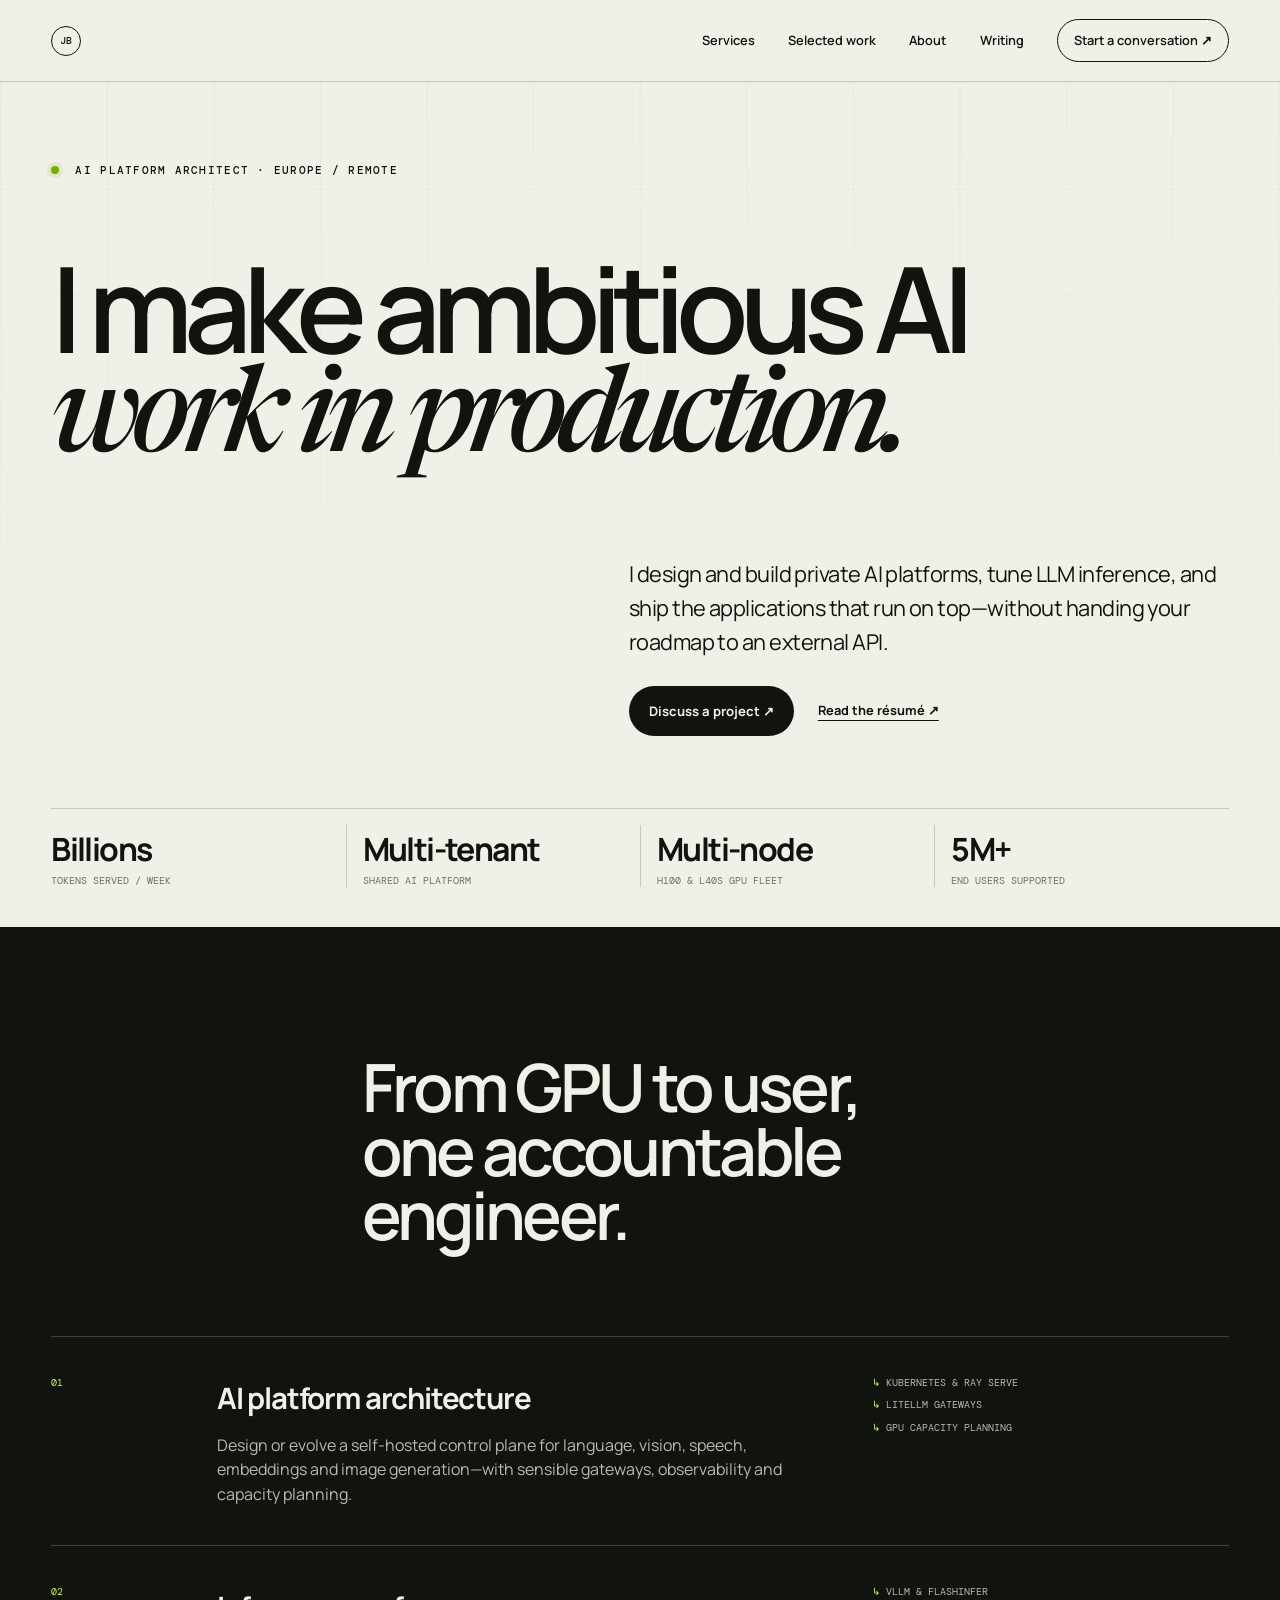
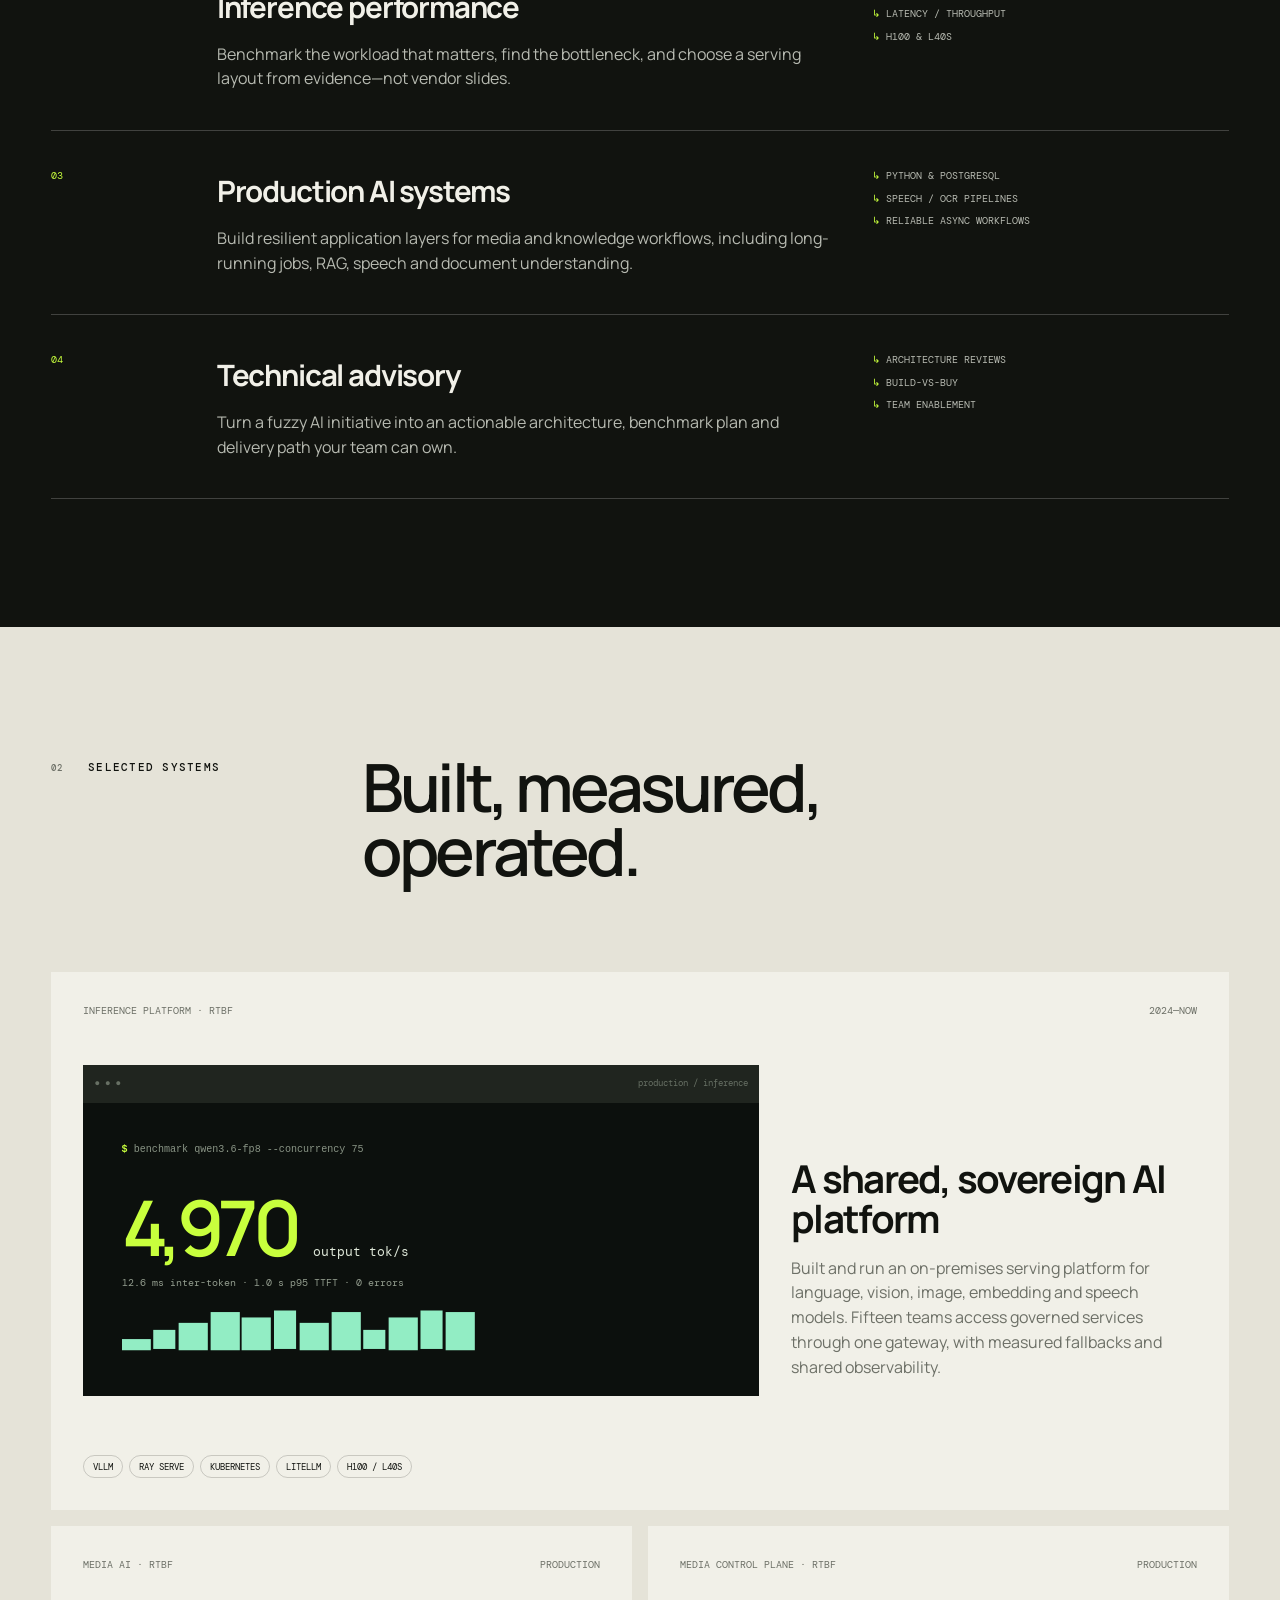
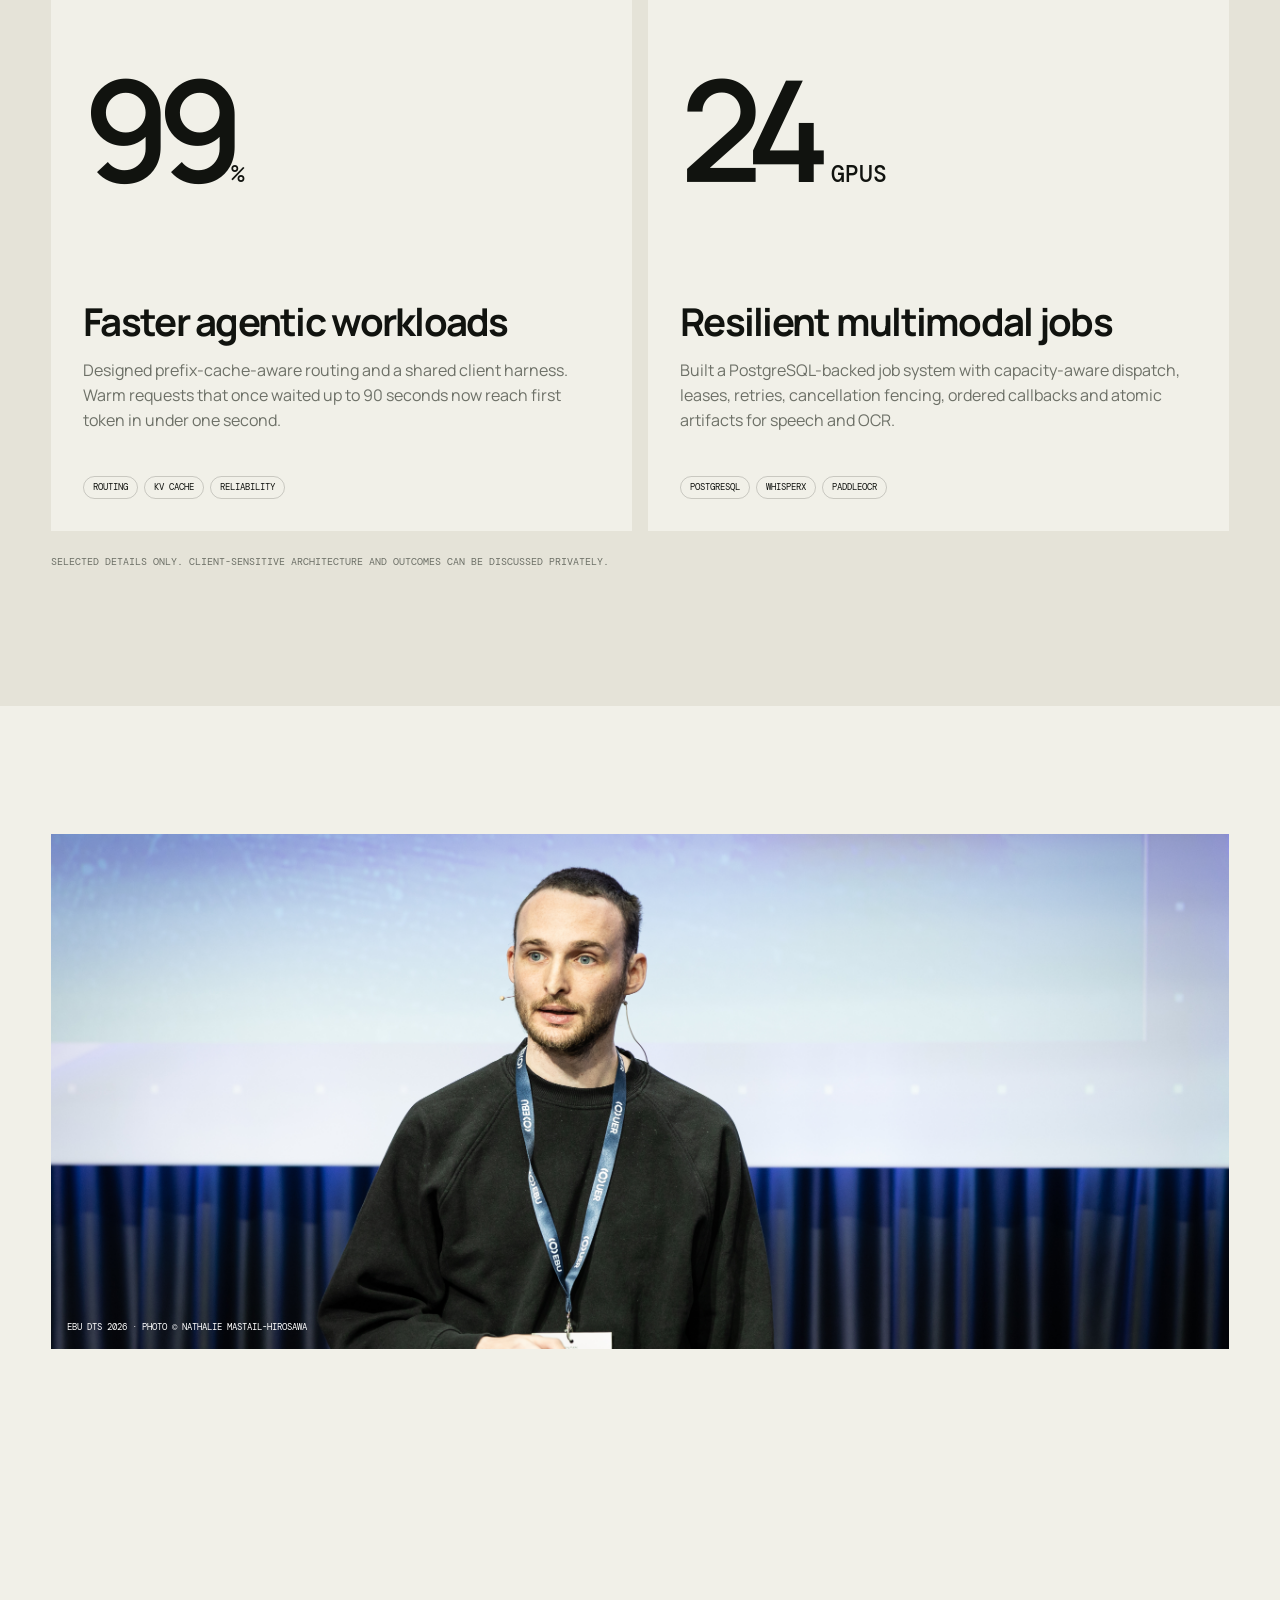
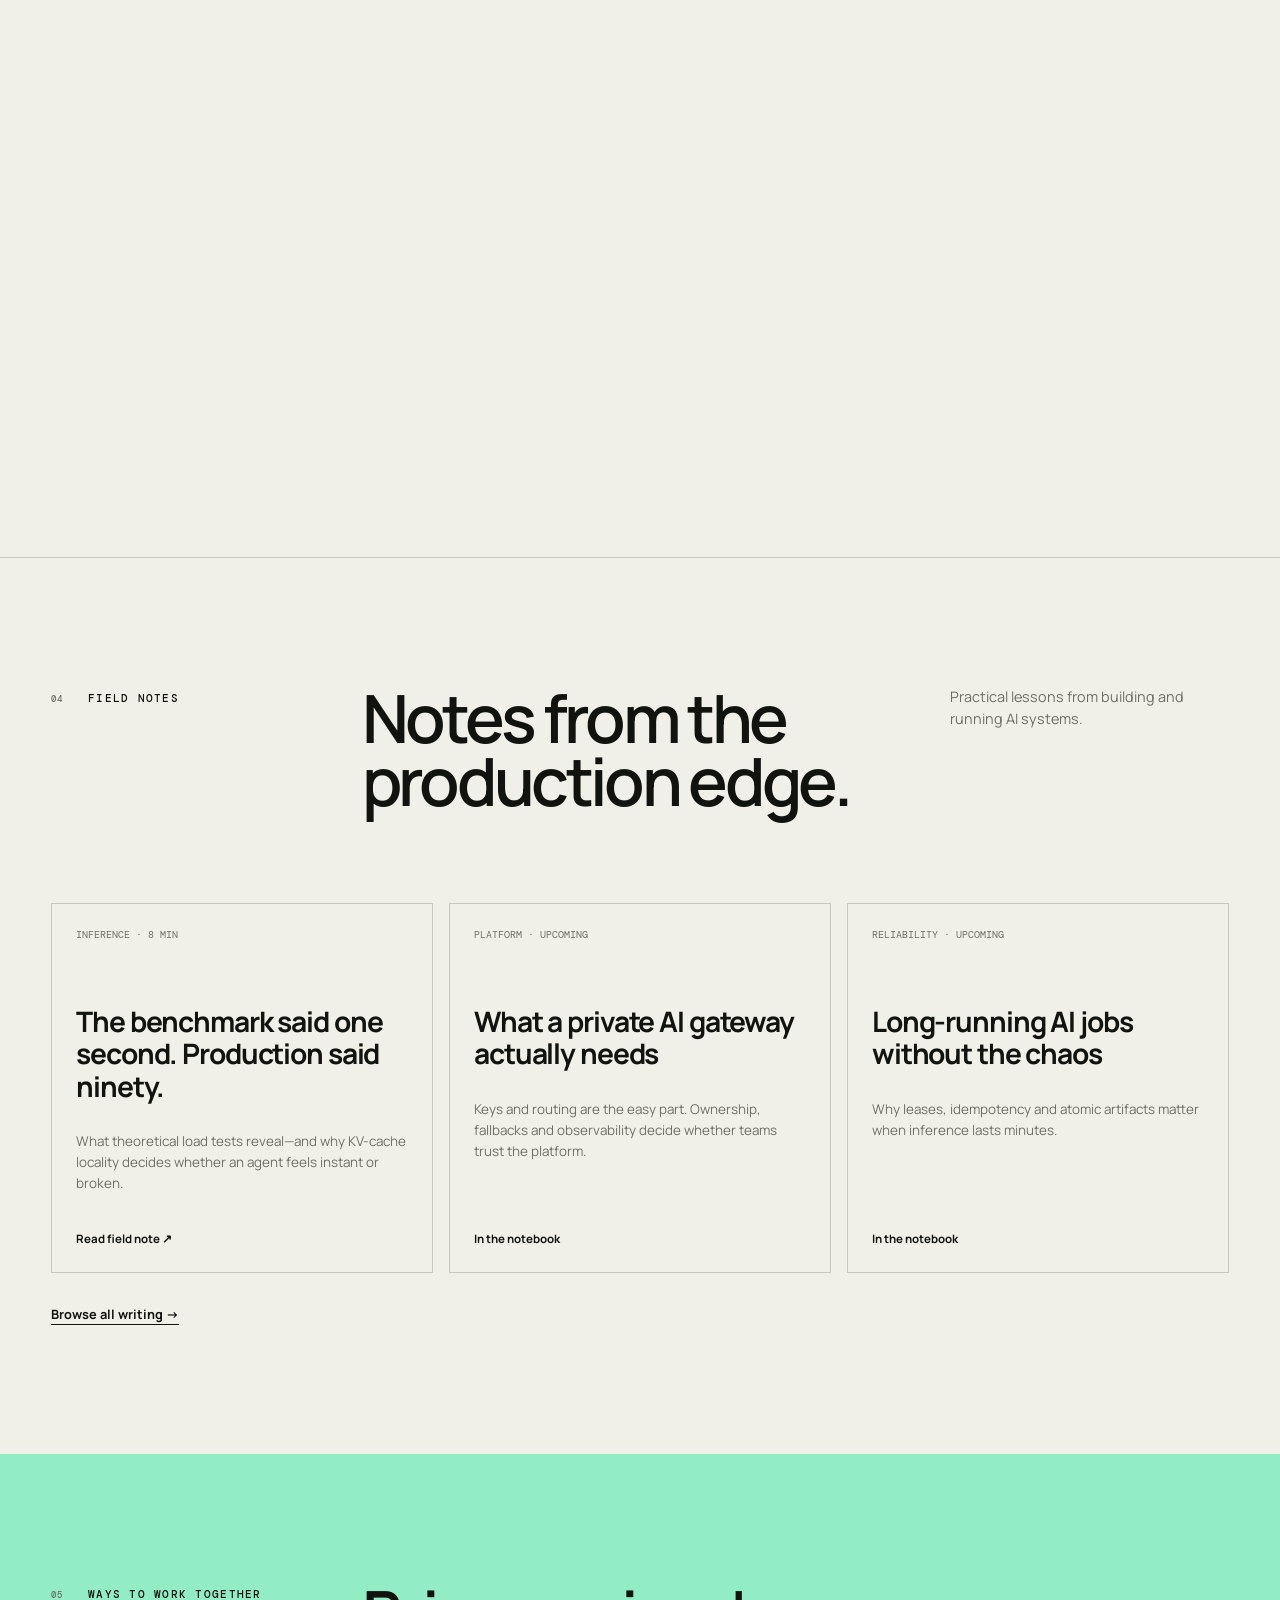
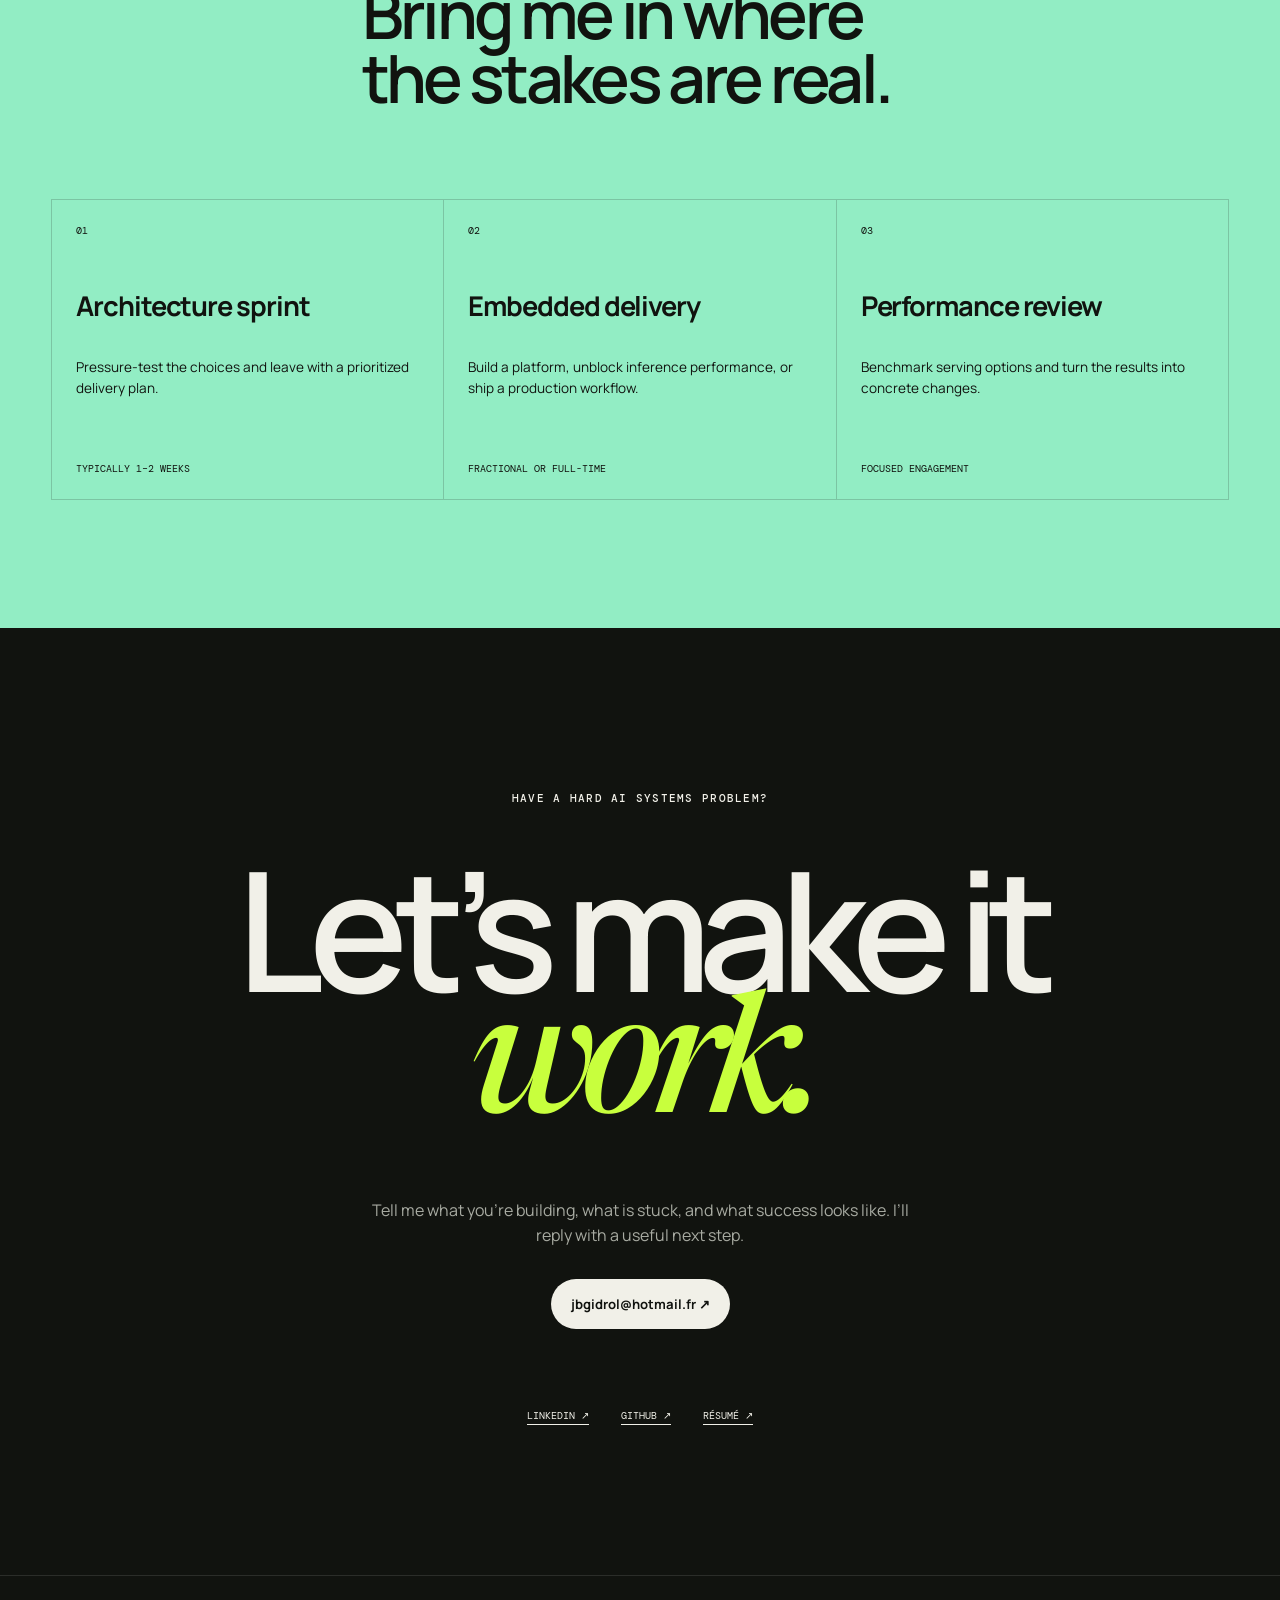
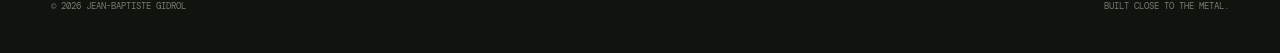
<file: index.html>
<!doctype html><html lang="en"><head><meta charset="utf-8"><meta name="viewport" content="width=device-width,initial-scale=1"><meta name="description" content="Jean-Baptiste Gidrol designs private AI platforms, high-performance LLM inference and production AI systems."><meta name="theme-color" content="#11130f"><title>Jean-Baptiste Gidrol — AI Platform Architect</title><link rel="icon" href="Image/Logo_neon.png"><link rel="stylesheet" href="style.css"><script src="script.js" defer></script></head>
<body><a class="skip" href="#main">Skip to content</a><header><a class="brand" href="#top" aria-label="Jean-Baptiste Gidrol — home"><b>JB</b></a><button class="menu" aria-expanded="false" aria-controls="nav">Menu</button><nav id="nav"><a href="#services">Services</a><a href="#work">Selected work</a><a href="#about">About</a><a href="writing/">Writing</a><a class="nav-cta" href="#contact">Start a conversation ↗</a></nav></header>
<main id="main"><section class="hero" id="top"><div class="grid"></div><p class="kicker"><i></i> AI platform architect · Europe / Remote</p><h1>I make ambitious AI<br><em>work in production.</em></h1><div class="hero-copy"><p>I design and build private AI platforms, tune LLM inference, and ship the applications that run on top—without handing your roadmap to an external API.</p><div><a class="button dark" href="mailto:jbgidrol@hotmail.fr?subject=AI%20project%20inquiry">Discuss a project ↗</a><a class="under" href="Image/Jean-Baptiste_Gidrol_AI_Platform_Inference_Resume.pdf" target="_blank">Read the résumé ↗</a></div></div><div class="signals"><div><strong>Billions</strong><small>tokens served / week</small></div><div><strong>Multi-tenant</strong><small>shared AI platform</small></div><div><strong>Multi-node</strong><small>H100 &amp; L40S GPU fleet</small></div><div><strong>5M+</strong><small>end users supported</small></div></div></section>
<section class="section services" id="services"><div class="heading services-heading reveal"><h2>From GPU to user,<br>one accountable engineer.</h2></div><div class="service-list">
<article class="service reveal"><small>01</small><div><h3>AI platform architecture</h3><p>Design or evolve a self-hosted control plane for language, vision, speech, embeddings and image generation—with sensible gateways, observability and capacity planning.</p></div><ul><li>Kubernetes &amp; Ray Serve</li><li>LiteLLM gateways</li><li>GPU capacity planning</li></ul></article>
<article class="service reveal"><small>02</small><div><h3>Inference performance</h3><p>Benchmark the workload that matters, find the bottleneck, and choose a serving layout from evidence—not vendor slides.</p></div><ul><li>vLLM &amp; FlashInfer</li><li>Latency / throughput</li><li>H100 &amp; L40S</li></ul></article>
<article class="service reveal"><small>03</small><div><h3>Production AI systems</h3><p>Build resilient application layers for media and knowledge workflows, including long-running jobs, RAG, speech and document understanding.</p></div><ul><li>Python &amp; PostgreSQL</li><li>Speech / OCR pipelines</li><li>Reliable async workflows</li></ul></article>
<article class="service reveal"><small>04</small><div><h3>Technical advisory</h3><p>Turn a fuzzy AI initiative into an actionable architecture, benchmark plan and delivery path your team can own.</p></div><ul><li>Architecture reviews</li><li>Build-vs-buy</li><li>Team enablement</li></ul></article></div></section>
<section class="section work" id="work"><div class="heading reveal"><p><small>02</small> Selected systems</p><h2>Built, measured,<br>operated.</h2></div><div class="cases">
<article class="case featured reveal"><div class="case-top"><span>Inference platform · RTBF</span><span>2024—Now</span></div><div class="terminal"><div class="bar">● ● ● <span>production / inference</span></div><div class="term"><code><b>$</b> benchmark qwen3.6-fp8 --concurrency 75</code><strong>4,970</strong><small>output tok/s</small><p>12.6 ms inter-token · 1.0 s p95 TTFT · 0 errors</p><div class="bars">▂▄▅▇▆█▅▇▄▆█▇</div></div></div><div class="case-copy"><h3>A shared, sovereign AI platform</h3><p>Built and run an on-premises serving platform for language, vision, image, embedding and speech models. Fifteen teams access governed services through one gateway, with measured fallbacks and shared observability.</p></div><div class="tags"><span>vLLM</span><span>Ray Serve</span><span>Kubernetes</span><span>LiteLLM</span><span>H100 / L40S</span></div></article>
<article class="case reveal"><div class="case-top"><span>Media AI · RTBF</span><span>Production</span></div><div class="big">99<small>%</small></div><div class="case-copy"><h3>Faster agentic workloads</h3><p>Designed prefix-cache-aware routing and a shared client harness. Warm requests that once waited up to 90 seconds now reach first token in under one second.</p></div><div class="tags"><span>Routing</span><span>KV cache</span><span>Reliability</span></div></article>
<article class="case reveal"><div class="case-top"><span>Media control plane · RTBF</span><span>Production</span></div><div class="big">24<small> GPUs</small></div><div class="case-copy"><h3>Resilient multimodal jobs</h3><p>Built a PostgreSQL-backed job system with capacity-aware dispatch, leases, retries, cancellation fencing, ordered callbacks and atomic artifacts for speech and OCR.</p></div><div class="tags"><span>PostgreSQL</span><span>WhisperX</span><span>PaddleOCR</span></div></article></div><p class="fine reveal">Selected details only. Client-sensitive architecture and outcomes can be discussed privately.</p></section>
<section class="section about" id="about"><figure class="reveal"><img src="Image/20260311_EBU_DTS©NathalieMastail-Hirosawa-33.jpg" alt="Jean-Baptiste Gidrol at EBU DTS 2025" width="5000" height="3333"><figcaption>EBU DTS 2026 · Photo © Nathalie Mastail-Hirosawa</figcaption></figure><div class="about-copy reveal"><p class="label"><small>03</small> About</p><h2>Hands-on enough to debug it. Senior enough to simplify it.</h2><p class="lead">I’m Jean-Baptiste, an AI platform architect and inference engineer working between deep systems engineering and useful products.</p><div class="columns"><p>At RTBF, I operate the AI platform behind editorial tools and media workflows while supporting recommendation systems used by millions. I care about performance, reliability and technological sovereignty because production makes vague claims expensive.</p><p>I also lead AI compute and inference initiatives at Amaris Consulting. My earlier path through data engineering and video editing gives me an unusual lens: infrastructure matters, but the human workflow at the end matters more.</p></div><dl><dt>Core toolkit</dt><dd>Python · Kubernetes · Ray · vLLM · Kafka · PostgreSQL · Neo4j · AWS · Azure · Terraform</dd><dt>Languages</dt><dd>French &amp; English (fluent) · Chinese &amp; Japanese (B1)</dd></dl></div></section>
<section class="section writing" id="writing"><div class="heading reveal"><p><small>04</small> Field notes</p><h2>Notes from the<br>production edge.</h2><span>Practical lessons from building and running AI systems.</span></div><div class="articles"><a class="article reveal" href="writing/benchmarking-llm-inference.html"><small>Inference · 8 min</small><h3>The benchmark said one second. Production said ninety.</h3><p>What theoretical load tests reveal—and why KV-cache locality decides whether an agent feels instant or broken.</p><b>Read field note ↗</b></a><article class="article reveal"><small>Platform · Upcoming</small><h3>What a private AI gateway actually needs</h3><p>Keys and routing are the easy part. Ownership, fallbacks and observability decide whether teams trust the platform.</p><b>In the notebook</b></article><article class="article reveal"><small>Reliability · Upcoming</small><h3>Long-running AI jobs without the chaos</h3><p>Why leases, idempotency and atomic artifacts matter when inference lasts minutes.</p><b>In the notebook</b></article></div><a class="under all" href="writing/">Browse all writing →</a></section>
<section class="section engage"><div class="heading reveal"><p><small>05</small> Ways to work together</p><h2>Bring me in where<br>the stakes are real.</h2></div><div class="offers"><article class="reveal"><small>01</small><h3>Architecture sprint</h3><p>Pressure-test the choices and leave with a prioritized delivery plan.</p><b>Typically 1–2 weeks</b></article><article class="reveal"><small>02</small><h3>Embedded delivery</h3><p>Build a platform, unblock inference performance, or ship a production workflow.</p><b>Fractional or full-time</b></article><article class="reveal"><small>03</small><h3>Performance review</h3><p>Benchmark serving options and turn the results into concrete changes.</p><b>Focused engagement</b></article></div></section>
<section class="contact" id="contact"><p class="kicker">Have a hard AI systems problem?</p><h2>Let’s make it<br><em>work.</em></h2><p>Tell me what you’re building, what is stuck, and what success looks like. I’ll reply with a useful next step.</p><a class="button light" href="mailto:jbgidrol@hotmail.fr?subject=AI%20project%20inquiry">jbgidrol@hotmail.fr ↗</a><div><a href="https://www.linkedin.com/in/jean-baptiste-gidrol-243878ab/" target="_blank">LinkedIn ↗</a><a href="https://github.com/Noxfr69" target="_blank">GitHub ↗</a><a href="Image/Jean-Baptiste_Gidrol_AI_Platform_Inference_Resume.pdf" target="_blank">Résumé ↗</a></div></section></main><footer><span>© <span id="year">2026</span> Jean-Baptiste Gidrol</span><span>Built close to the metal.</span></footer></body></html>
</file>
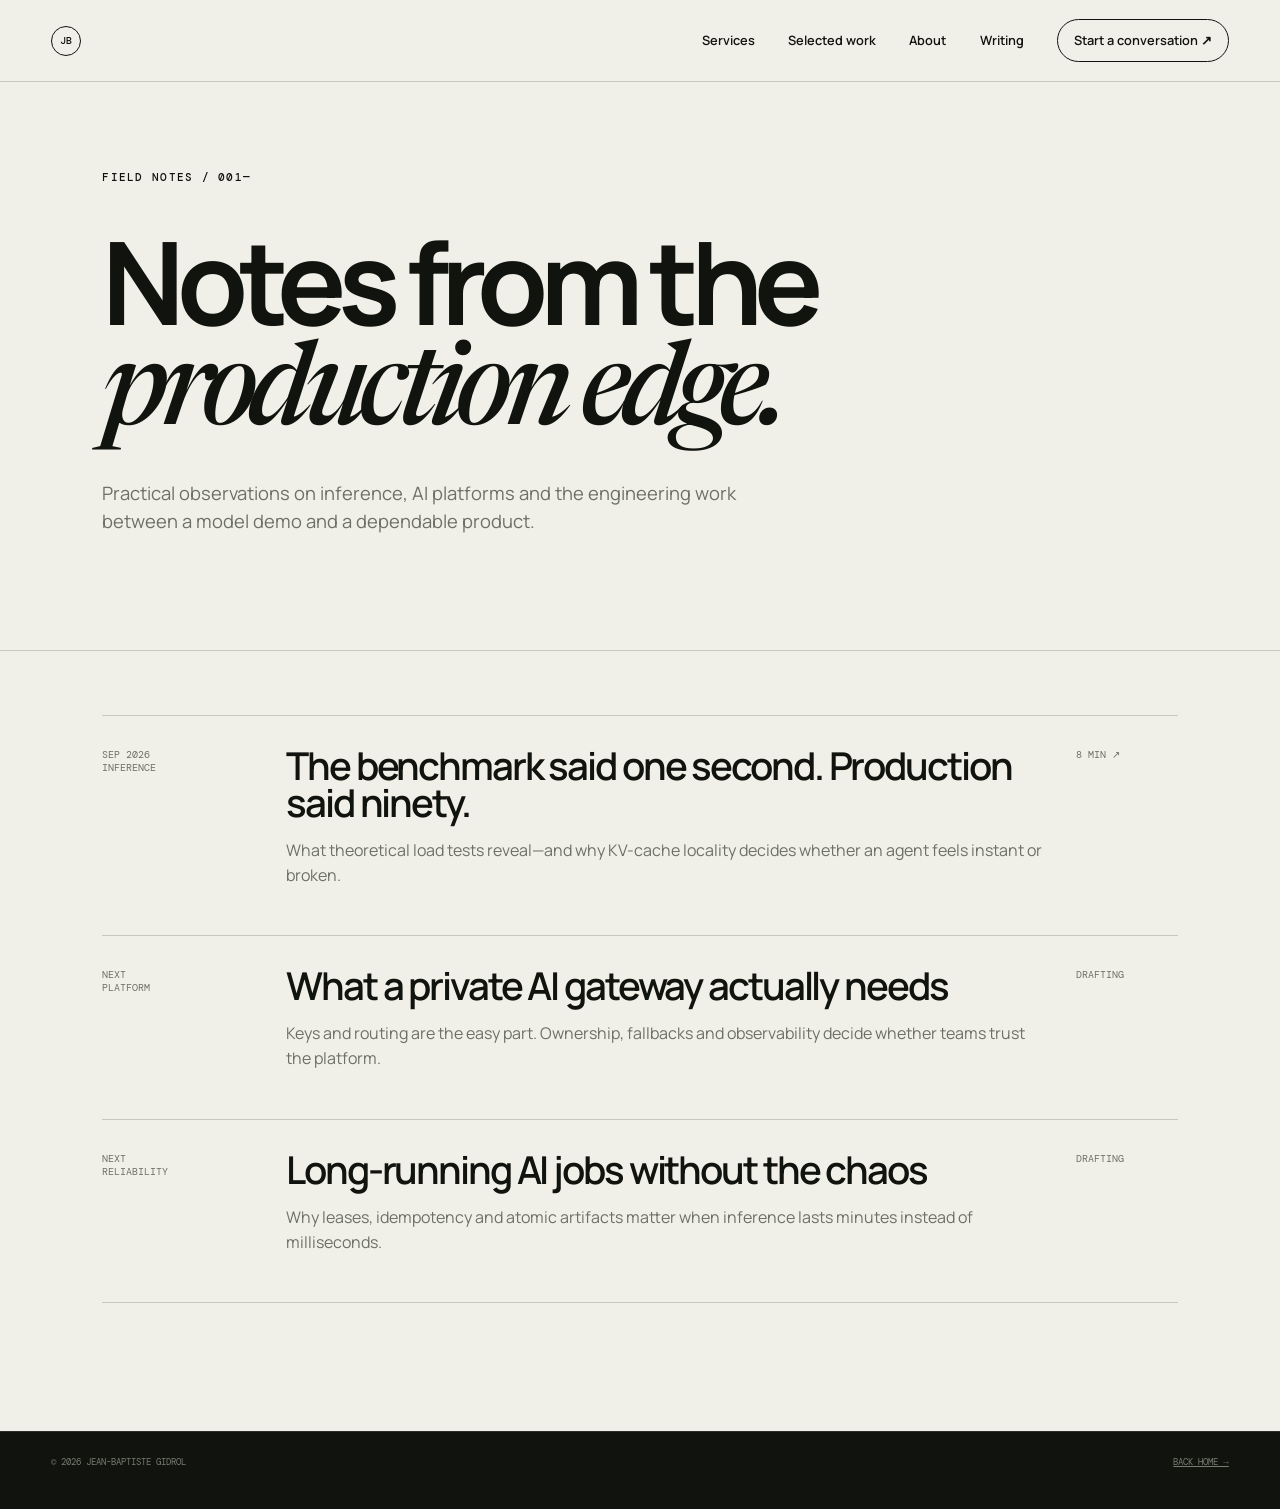
<file: writing/index.html>
<!doctype html><html lang="en"><head><meta charset="utf-8"><meta name="viewport" content="width=device-width,initial-scale=1"><meta name="description" content="Field notes on AI platforms, LLM inference and production systems by Jean-Baptiste Gidrol."><title>Field Notes — Jean-Baptiste Gidrol</title><link rel="icon" href="../Image/Logo_neon.png"><link rel="stylesheet" href="../style.css"><script src="../script.js" defer></script></head><body><header><a class="brand" href="../" aria-label="Jean-Baptiste Gidrol — home"><b>JB</b></a><button class="menu" aria-expanded="false" aria-controls="nav">Menu</button><nav id="nav"><a href="../#services">Services</a><a href="../#work">Selected work</a><a href="../#about">About</a><a href="./">Writing</a><a class="nav-cta" href="../#contact">Start a conversation ↗</a></nav></header><main><section class="page-hero"><p class="kicker">Field notes / 001—</p><h1>Notes from the<br><em>production edge.</em></h1><p>Practical observations on inference, AI platforms and the engineering work between a model demo and a dependable product.</p></section><section class="posts"><a class="post" href="benchmarking-llm-inference.html"><small>Sep 2026<br>Inference</small><div><h2>The benchmark said one second. Production said ninety.</h2><p>What theoretical load tests reveal—and why KV-cache locality decides whether an agent feels instant or broken.</p></div><small>8 min ↗</small></a><div class="post"><small>Next<br>Platform</small><div><h2>What a private AI gateway actually needs</h2><p>Keys and routing are the easy part. Ownership, fallbacks and observability decide whether teams trust the platform.</p></div><small>Drafting</small></div><div class="post"><small>Next<br>Reliability</small><div><h2>Long-running AI jobs without the chaos</h2><p>Why leases, idempotency and atomic artifacts matter when inference lasts minutes instead of milliseconds.</p></div><small>Drafting</small></div></section></main><footer><span>© <span id="year">2026</span> Jean-Baptiste Gidrol</span><a href="../">Back home →</a></footer></body></html>
</file>
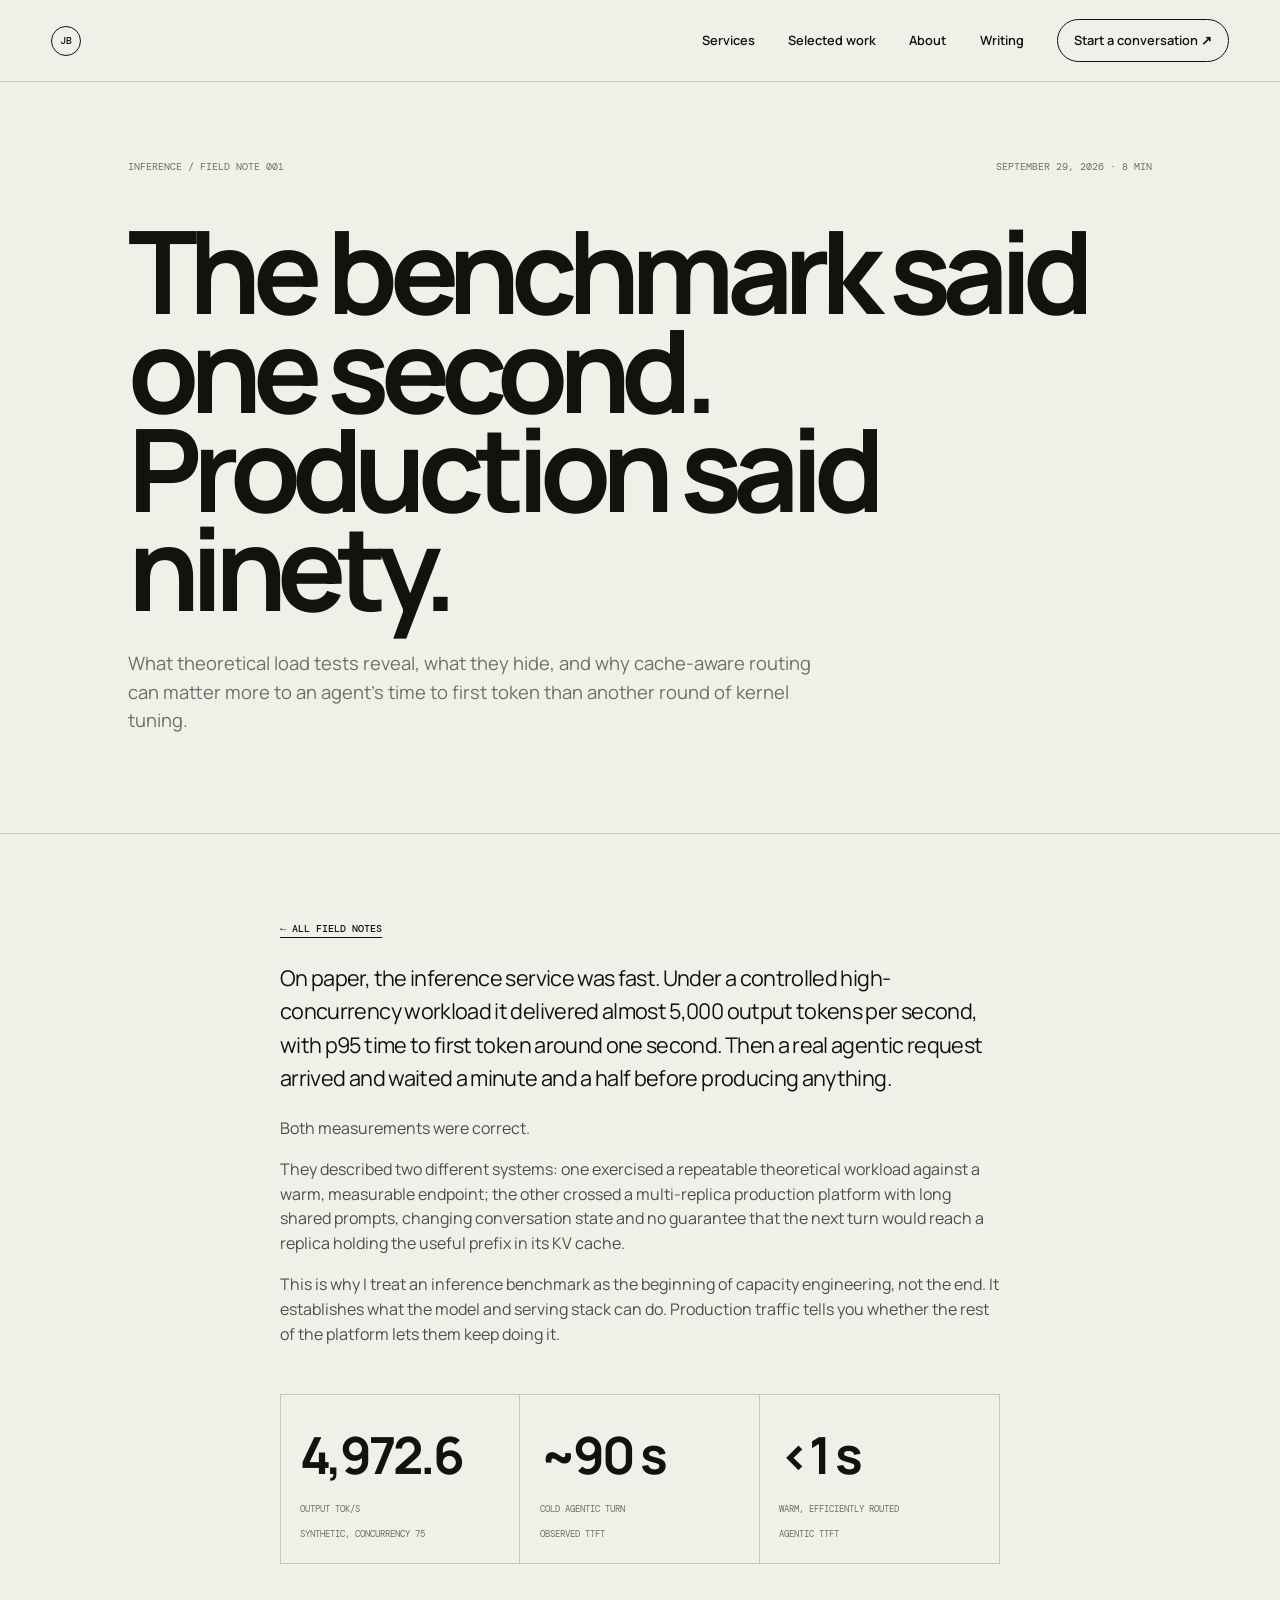
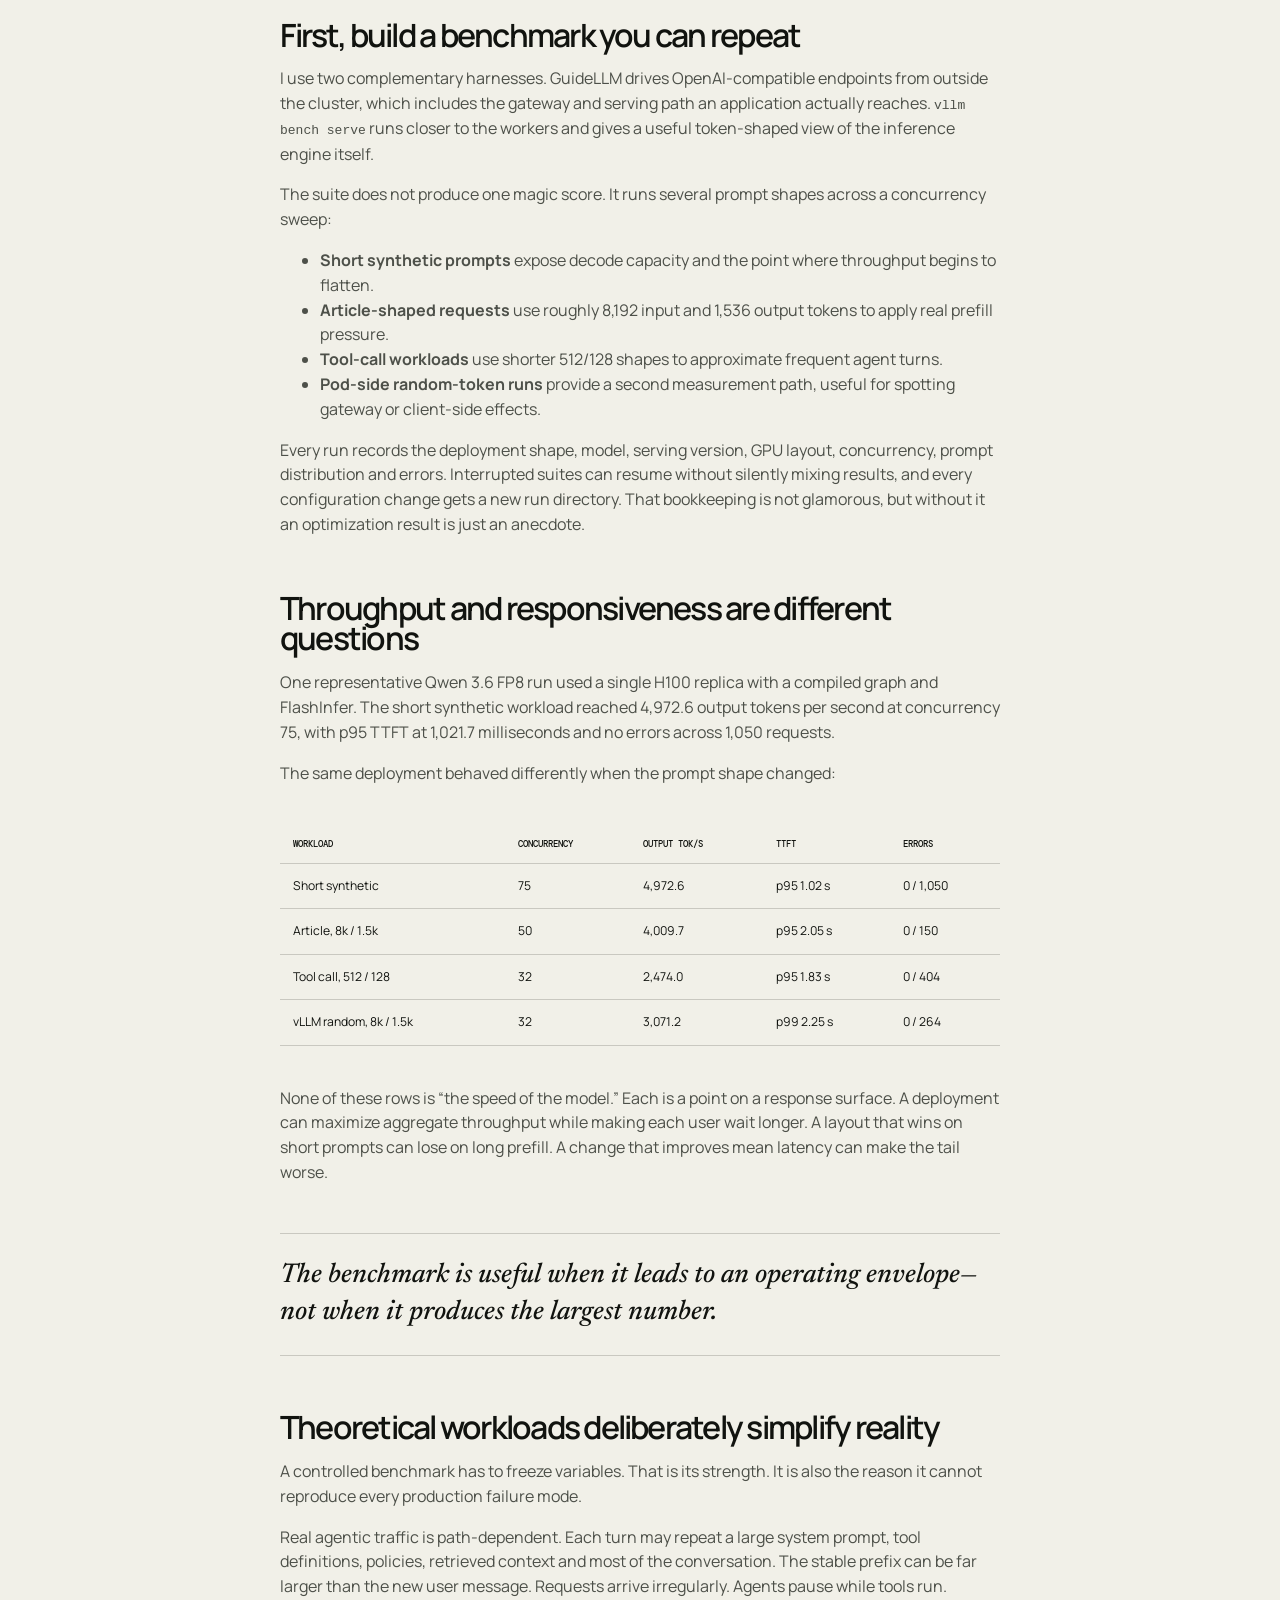
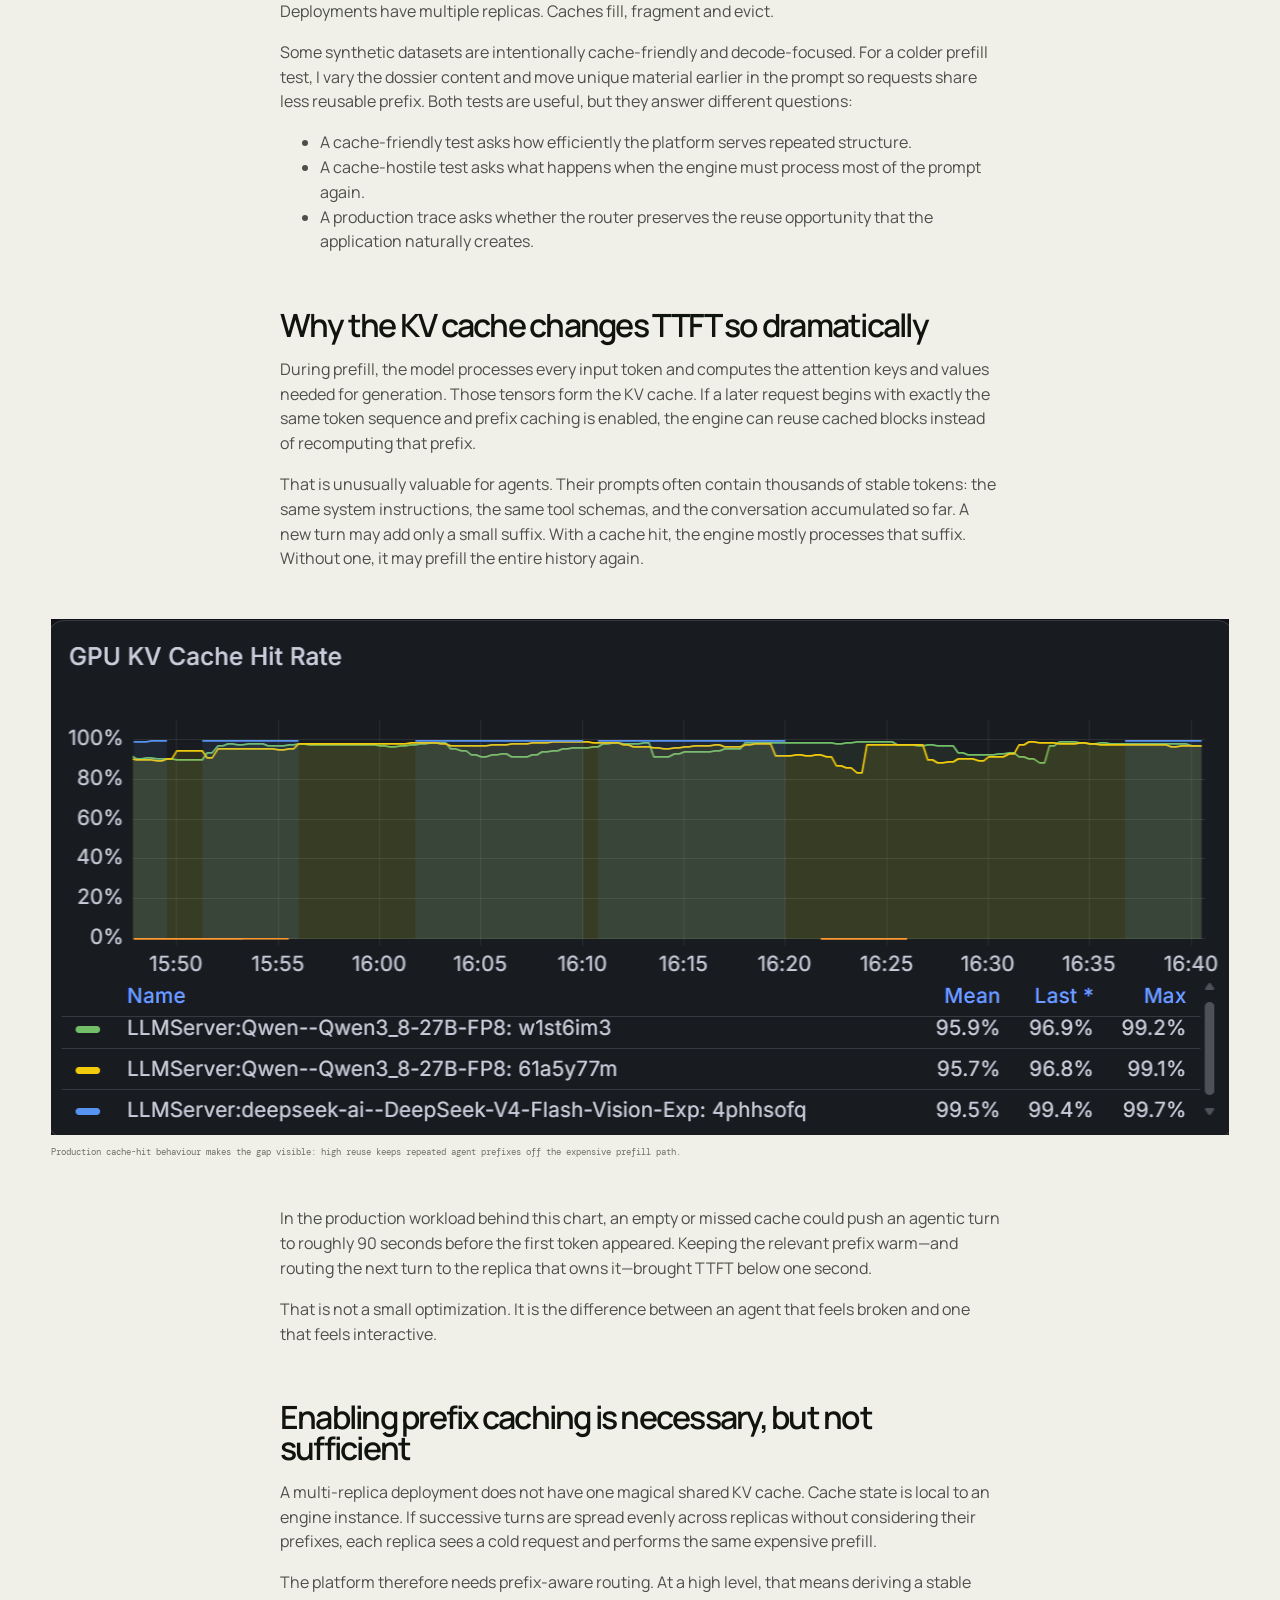
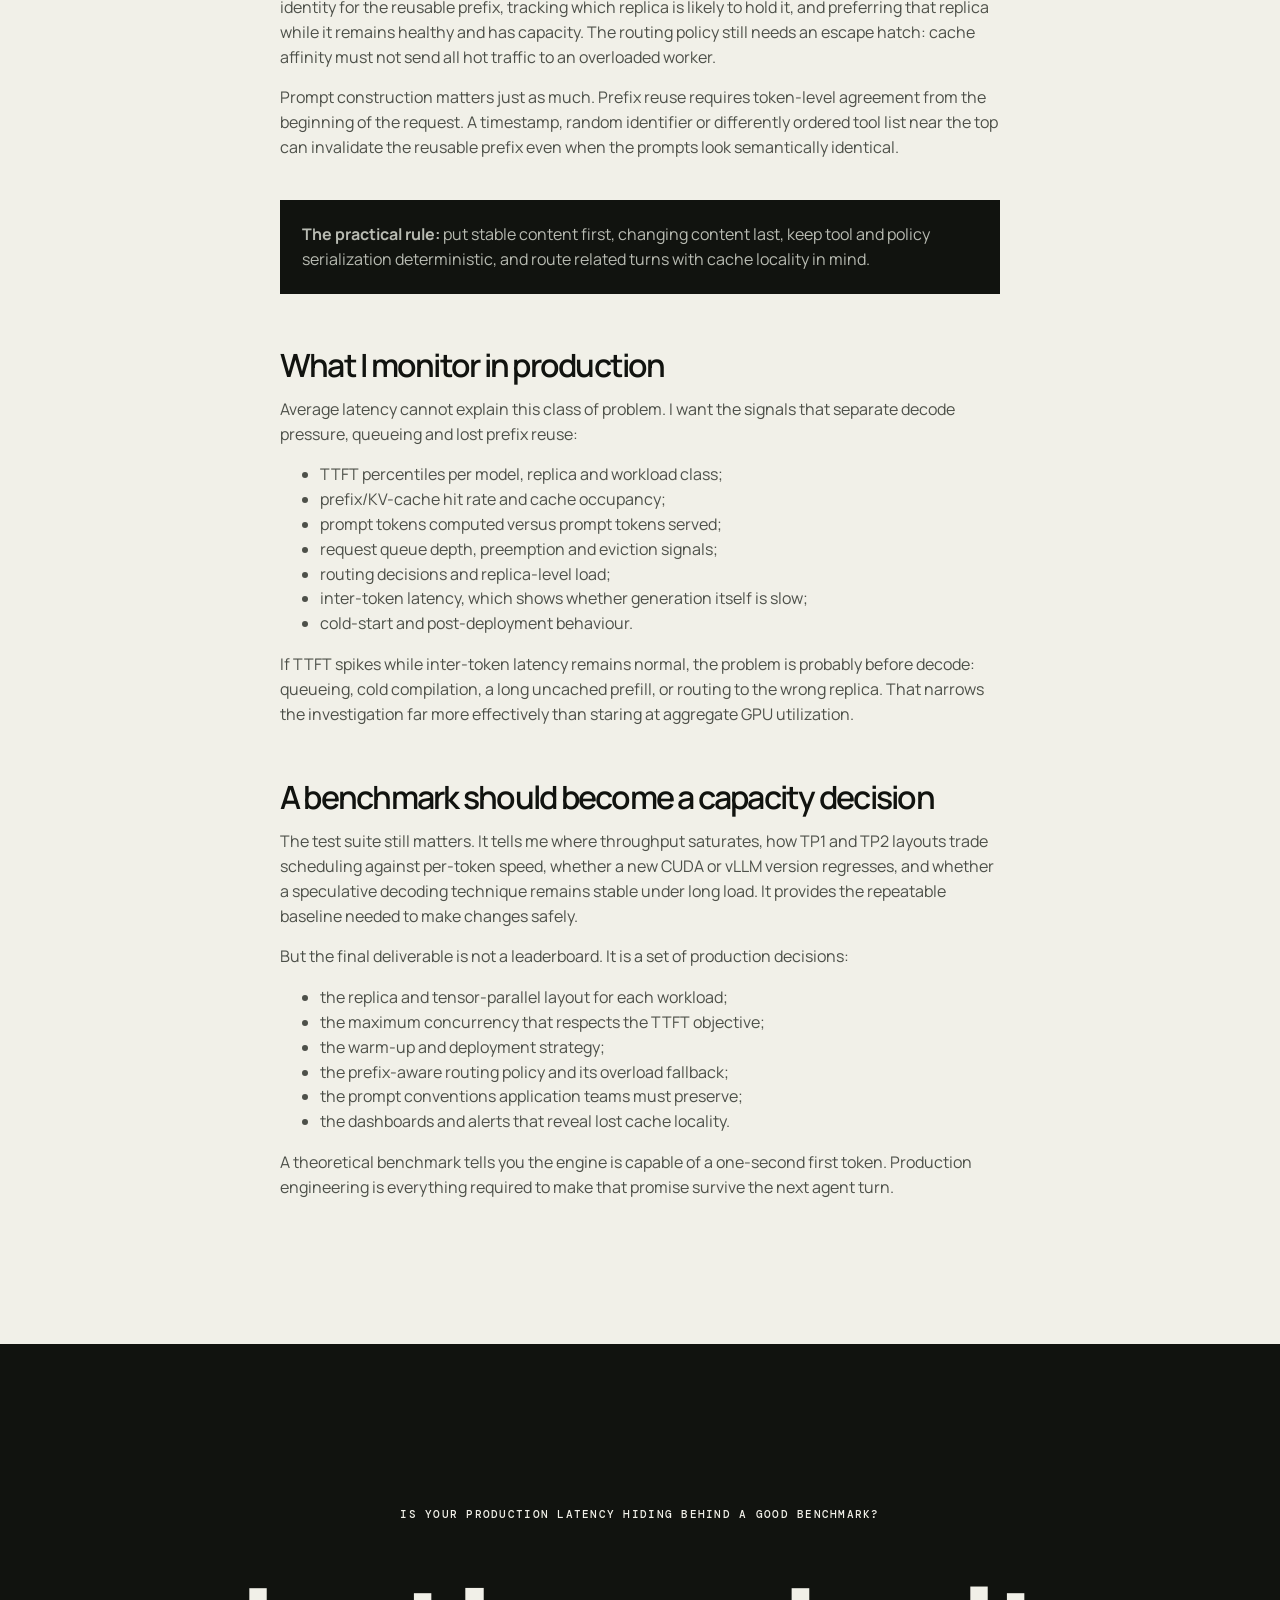
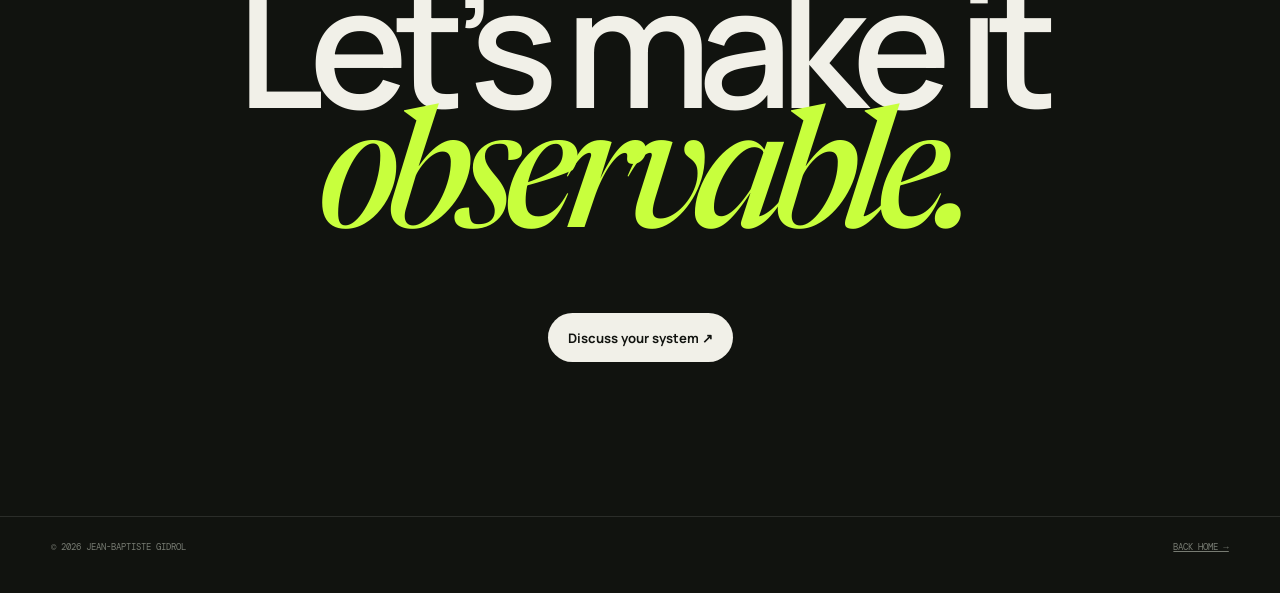
<file: writing/benchmarking-llm-inference.html>
<!doctype html>
<html lang="en">
<head>
  <meta charset="utf-8">
  <meta name="viewport" content="width=device-width,initial-scale=1">
  <meta name="description" content="Why theoretical LLM inference benchmarks are only the baseline—and how prefix-aware routing and a warm KV cache keep agentic TTFT below one second.">
  <title>The benchmark said one second. Production said ninety. — Jean-Baptiste Gidrol</title>
  <link rel="icon" href="../Image/Logo_neon.png">
  <link rel="stylesheet" href="../style.css">
  <script src="../script.js" defer></script>
</head>
<body>
  <header><a class="brand" href="../" aria-label="Jean-Baptiste Gidrol — home"><b>JB</b></a><button class="menu" aria-expanded="false" aria-controls="nav">Menu</button><nav id="nav"><a href="../#services">Services</a><a href="../#work">Selected work</a><a href="../#about">About</a><a href="./">Writing</a><a class="nav-cta" href="../#contact">Start a conversation ↗</a></nav></header>
  <main>
    <article>
      <section class="article-hero">
        <div class="meta"><span>Inference / Field note 001</span><time datetime="2026-09-29">September 29, 2026 · 8 min</time></div>
        <h1>The benchmark said one second. Production said ninety.</h1>
        <p class="deck">What theoretical load tests reveal, what they hide, and why cache-aware routing can matter more to an agent’s time to first token than another round of kernel tuning.</p>
      </section>
      <div class="prose">
        <a class="back" href="./">← All field notes</a>
        <p class="lead">On paper, the inference service was fast. Under a controlled high-concurrency workload it delivered almost 5,000 output tokens per second, with p95 time to first token around one second. Then a real agentic request arrived and waited a minute and a half before producing anything.</p>
        <p>Both measurements were correct.</p>
        <p>They described two different systems: one exercised a repeatable theoretical workload against a warm, measurable endpoint; the other crossed a multi-replica production platform with long shared prompts, changing conversation state and no guarantee that the next turn would reach a replica holding the useful prefix in its KV cache.</p>
        <p>This is why I treat an inference benchmark as the beginning of capacity engineering, not the end. It establishes what the model and serving stack can do. Production traffic tells you whether the rest of the platform lets them keep doing it.</p>

        <div class="article-stats" aria-label="Observed performance contrast">
          <div><strong>4,972.6</strong><span>output tok/s<br>synthetic, concurrency 75</span></div>
          <div><strong>~90 s</strong><span>cold agentic turn<br>observed TTFT</span></div>
          <div><strong>&lt;1 s</strong><span>warm, efficiently routed<br>agentic TTFT</span></div>
        </div>

        <h2>First, build a benchmark you can repeat</h2>
        <p>I use two complementary harnesses. GuideLLM drives OpenAI-compatible endpoints from outside the cluster, which includes the gateway and serving path an application actually reaches. <code>vllm bench serve</code> runs closer to the workers and gives a useful token-shaped view of the inference engine itself.</p>
        <p>The suite does not produce one magic score. It runs several prompt shapes across a concurrency sweep:</p>
        <ul>
          <li><strong>Short synthetic prompts</strong> expose decode capacity and the point where throughput begins to flatten.</li>
          <li><strong>Article-shaped requests</strong> use roughly 8,192 input and 1,536 output tokens to apply real prefill pressure.</li>
          <li><strong>Tool-call workloads</strong> use shorter 512/128 shapes to approximate frequent agent turns.</li>
          <li><strong>Pod-side random-token runs</strong> provide a second measurement path, useful for spotting gateway or client-side effects.</li>
        </ul>
        <p>Every run records the deployment shape, model, serving version, GPU layout, concurrency, prompt distribution and errors. Interrupted suites can resume without silently mixing results, and every configuration change gets a new run directory. That bookkeeping is not glamorous, but without it an optimization result is just an anecdote.</p>

        <h2>Throughput and responsiveness are different questions</h2>
        <p>One representative Qwen 3.6 FP8 run used a single H100 replica with a compiled graph and FlashInfer. The short synthetic workload reached 4,972.6 output tokens per second at concurrency 75, with p95 TTFT at 1,021.7 milliseconds and no errors across 1,050 requests.</p>
        <p>The same deployment behaved differently when the prompt shape changed:</p>
        <div class="table-wrap"><table><thead><tr><th>Workload</th><th>Concurrency</th><th>Output tok/s</th><th>TTFT</th><th>Errors</th></tr></thead><tbody><tr><td>Short synthetic</td><td>75</td><td>4,972.6</td><td>p95 1.02 s</td><td>0 / 1,050</td></tr><tr><td>Article, 8k / 1.5k</td><td>50</td><td>4,009.7</td><td>p95 2.05 s</td><td>0 / 150</td></tr><tr><td>Tool call, 512 / 128</td><td>32</td><td>2,474.0</td><td>p95 1.83 s</td><td>0 / 404</td></tr><tr><td>vLLM random, 8k / 1.5k</td><td>32</td><td>3,071.2</td><td>p99 2.25 s</td><td>0 / 264</td></tr></tbody></table></div>
        <p>None of these rows is “the speed of the model.” Each is a point on a response surface. A deployment can maximize aggregate throughput while making each user wait longer. A layout that wins on short prompts can lose on long prefill. A change that improves mean latency can make the tail worse.</p>
        <blockquote>The benchmark is useful when it leads to an operating envelope—not when it produces the largest number.</blockquote>

        <h2>Theoretical workloads deliberately simplify reality</h2>
        <p>A controlled benchmark has to freeze variables. That is its strength. It is also the reason it cannot reproduce every production failure mode.</p>
        <p>Real agentic traffic is path-dependent. Each turn may repeat a large system prompt, tool definitions, policies, retrieved context and most of the conversation. The stable prefix can be far larger than the new user message. Requests arrive irregularly. Agents pause while tools run. Deployments have multiple replicas. Caches fill, fragment and evict.</p>
        <p>Some synthetic datasets are intentionally cache-friendly and decode-focused. For a colder prefill test, I vary the dossier content and move unique material earlier in the prompt so requests share less reusable prefix. Both tests are useful, but they answer different questions:</p>
        <ul>
          <li>A cache-friendly test asks how efficiently the platform serves repeated structure.</li>
          <li>A cache-hostile test asks what happens when the engine must process most of the prompt again.</li>
          <li>A production trace asks whether the router preserves the reuse opportunity that the application naturally creates.</li>
        </ul>

        <h2>Why the KV cache changes TTFT so dramatically</h2>
        <p>During prefill, the model processes every input token and computes the attention keys and values needed for generation. Those tensors form the KV cache. If a later request begins with exactly the same token sequence and prefix caching is enabled, the engine can reuse cached blocks instead of recomputing that prefix.</p>
        <p>That is unusually valuable for agents. Their prompts often contain thousands of stable tokens: the same system instructions, the same tool schemas, and the conversation accumulated so far. A new turn may add only a small suffix. With a cache hit, the engine mostly processes that suffix. Without one, it may prefill the entire history again.</p>

        <figure class="article-figure">
          <img src="../Image/GPU_KV_cache_hit.png" alt="GPU KV cache hit monitoring during production inference" width="1200" height="516">
          <figcaption>Production cache-hit behaviour makes the gap visible: high reuse keeps repeated agent prefixes off the expensive prefill path.</figcaption>
        </figure>

        <p>In the production workload behind this chart, an empty or missed cache could push an agentic turn to roughly 90 seconds before the first token appeared. Keeping the relevant prefix warm—and routing the next turn to the replica that owns it—brought TTFT below one second.</p>
        <p>That is not a small optimization. It is the difference between an agent that feels broken and one that feels interactive.</p>

        <h2>Enabling prefix caching is necessary, but not sufficient</h2>
        <p>A multi-replica deployment does not have one magical shared KV cache. Cache state is local to an engine instance. If successive turns are spread evenly across replicas without considering their prefixes, each replica sees a cold request and performs the same expensive prefill.</p>
        <p>The platform therefore needs prefix-aware routing. At a high level, that means deriving a stable identity for the reusable prefix, tracking which replica is likely to hold it, and preferring that replica while it remains healthy and has capacity. The routing policy still needs an escape hatch: cache affinity must not send all hot traffic to an overloaded worker.</p>
        <p>Prompt construction matters just as much. Prefix reuse requires token-level agreement from the beginning of the request. A timestamp, random identifier or differently ordered tool list near the top can invalidate the reusable prefix even when the prompts look semantically identical.</p>
        <div class="callout"><p><strong>The practical rule:</strong> put stable content first, changing content last, keep tool and policy serialization deterministic, and route related turns with cache locality in mind.</p></div>

        <h2>What I monitor in production</h2>
        <p>Average latency cannot explain this class of problem. I want the signals that separate decode pressure, queueing and lost prefix reuse:</p>
        <ul>
          <li>TTFT percentiles per model, replica and workload class;</li>
          <li>prefix/KV-cache hit rate and cache occupancy;</li>
          <li>prompt tokens computed versus prompt tokens served;</li>
          <li>request queue depth, preemption and eviction signals;</li>
          <li>routing decisions and replica-level load;</li>
          <li>inter-token latency, which shows whether generation itself is slow;</li>
          <li>cold-start and post-deployment behaviour.</li>
        </ul>
        <p>If TTFT spikes while inter-token latency remains normal, the problem is probably before decode: queueing, cold compilation, a long uncached prefill, or routing to the wrong replica. That narrows the investigation far more effectively than staring at aggregate GPU utilization.</p>

        <h2>A benchmark should become a capacity decision</h2>
        <p>The test suite still matters. It tells me where throughput saturates, how TP1 and TP2 layouts trade scheduling against per-token speed, whether a new CUDA or vLLM version regresses, and whether a speculative decoding technique remains stable under long load. It provides the repeatable baseline needed to make changes safely.</p>
        <p>But the final deliverable is not a leaderboard. It is a set of production decisions:</p>
        <ul>
          <li>the replica and tensor-parallel layout for each workload;</li>
          <li>the maximum concurrency that respects the TTFT objective;</li>
          <li>the warm-up and deployment strategy;</li>
          <li>the prefix-aware routing policy and its overload fallback;</li>
          <li>the prompt conventions application teams must preserve;</li>
          <li>the dashboards and alerts that reveal lost cache locality.</li>
        </ul>
        <p>A theoretical benchmark tells you the engine is capable of a one-second first token. Production engineering is everything required to make that promise survive the next agent turn.</p>
      </div>
    </article>
  </main>
  <section class="contact"><p class="kicker">Is your production latency hiding behind a good benchmark?</p><h2>Let’s make it<br><em>observable.</em></h2><a class="button light" href="mailto:jbgidrol@hotmail.fr?subject=Inference%20performance%20review">Discuss your system ↗</a></section>
  <footer><span>© <span id="year">2026</span> Jean-Baptiste Gidrol</span><a href="../">Back home →</a></footer>
</body>
</html>
</file>
<file: style.css>
@import url('https://fonts.googleapis.com/css2?family=DM+Mono:wght@400;500&family=Manrope:wght@400;500;600;700&family=Newsreader:ital,opsz,wght@1,6..72,500&display=swap');
:root{--ink:#11130f;--paper:#f1f0e8;--deep:#e5e3d8;--acid:#c8ff3d;--mint:#92edc4;--muted:#6d7067;--line:rgba(17,19,15,.18);--mono:'DM Mono',monospace;--sans:'Manrope',sans-serif;--serif:'Newsreader',serif}*{box-sizing:border-box}html{scroll-behavior:smooth}body{margin:0;background:var(--paper);color:var(--ink);font-family:var(--sans);line-height:1.55;overflow-x:hidden}::selection{background:var(--acid)}a{color:inherit}img{display:block;max-width:100%}.skip{position:fixed;top:-5rem;left:1rem;background:var(--acid);padding:.7rem;z-index:50}.skip:focus{top:1rem}
header{position:absolute;z-index:9;top:0;width:100%;height:82px;padding:0 clamp(1.25rem,4vw,4.5rem);display:flex;align-items:center;justify-content:space-between;border-bottom:1px solid var(--line)}.brand{display:flex;align-items:center;gap:.6rem;text-decoration:none;font-weight:700}.brand b{width:30px;height:30px;border:1px solid;border-radius:50%;display:grid;place-items:center;font:500 .65rem var(--mono)}.brand span{color:#719b00}nav{display:flex;align-items:center;gap:clamp(1rem,2.6vw,2.6rem)}nav a{font-size:.8rem;text-decoration:none;font-weight:600}.nav-cta{border:1px solid;border-radius:99px;padding:.65rem 1rem}.nav-cta:hover{background:var(--ink);color:var(--paper)}.menu{display:none;background:none;border:1px solid;border-radius:99px;padding:.45rem .8rem;font:600 .75rem var(--sans)}
.hero{min-height:100vh;padding:clamp(9rem,17vh,13rem) clamp(1.25rem,4vw,4.5rem) 2.5rem;display:flex;flex-direction:column;justify-content:space-between;position:relative;isolation:isolate}.grid{position:absolute;z-index:-1;inset:82px 0 0;background-image:linear-gradient(var(--line) 1px,transparent 1px),linear-gradient(90deg,var(--line) 1px,transparent 1px);background-size:8.33vw 8.33vw;opacity:.2;mask-image:linear-gradient(#000,transparent 80%)}.kicker,.label,.heading>p{font:500 .66rem var(--mono);text-transform:uppercase;letter-spacing:.12em}.kicker i{display:inline-block;width:8px;height:8px;border-radius:50%;background:#74ae00;margin-right:.5rem;box-shadow:0 0 0 4px #74ae0020}.hero h1{font-size:clamp(3.6rem,9.3vw,9.2rem);line-height:.82;letter-spacing:-.075em;margin:clamp(3rem,8vh,6rem) 0 4rem;font-weight:600}.hero em,.contact em,.page-hero em{font-family:var(--serif);font-weight:500}.hero-copy{margin-left:auto;max-width:600px}.hero-copy>p{font-size:clamp(1.15rem,1.7vw,1.5rem);letter-spacing:-.025em}.hero-copy>div{display:flex;gap:1.5rem;align-items:center;margin-top:1.7rem}.button{display:inline-flex;border-radius:99px;padding:.9rem 1.25rem;text-decoration:none;font-size:.82rem;font-weight:700;transition:.2s}.button:hover{transform:translateY(-2px)}.dark{background:var(--ink);color:var(--paper)}.under{font-size:.8rem;font-weight:700;text-underline-offset:5px}.signals{display:grid;grid-template-columns:repeat(4,1fr);border-top:1px solid var(--line);margin-top:clamp(3rem,8vh,6rem);padding-top:1rem}.signals div{display:flex;flex-direction:column;border-left:1px solid var(--line);padding-left:1rem}.signals div:first-child{border:0;padding-left:0}.signals strong{font-size:clamp(1.5rem,2.5vw,2.4rem);letter-spacing:-.05em}.signals small,.case-top,.fine{font:400 .6rem var(--mono);text-transform:uppercase;color:var(--muted)}
.section{padding:clamp(5rem,10vw,9rem) clamp(1.25rem,4vw,4.5rem)}.heading{display:grid;grid-template-columns:1fr 2fr 1fr;gap:2rem;align-items:start;margin-bottom:clamp(3rem,7vw,6rem)}.heading small,.label small{margin-right:1rem;color:var(--muted)}h2{font-size:clamp(2.7rem,5.2vw,5rem);line-height:.96;letter-spacing:-.055em;margin:0;font-weight:600}.heading>p{margin:.4rem 0}.heading>span{color:var(--muted);font-size:.9rem}.services{background:var(--ink);color:var(--paper)}.services-heading h2{grid-column:2}.services .heading>span{color:#999c93}.service-list{border-top:1px solid #ffffff33}.service{display:grid;grid-template-columns:.3fr 1.4fr .8fr;gap:2rem;padding:2.4rem 0;border-bottom:1px solid #ffffff33}.service>small{font:400 .65rem var(--mono);color:var(--acid)}.service h3{font-size:clamp(1.5rem,2.3vw,2.2rem);letter-spacing:-.04em;margin:0 0 .7rem}.service p{color:#b7bab1;max-width:620px;margin:0}.service ul{list-style:none;margin:0;padding:0;font:400 .65rem var(--mono);text-transform:uppercase;color:#b7bab1}.service li{margin-bottom:.6rem}.service li:before{content:'↳ ';color:var(--acid)}
.work{background:var(--deep)}.cases{display:grid;grid-template-columns:1fr 1fr;gap:1rem}.case{background:var(--paper);padding:clamp(1.3rem,2.5vw,2.2rem);min-height:520px;display:flex;flex-direction:column}.featured{grid-column:span 2;display:grid;grid-template-columns:1.25fr .75fr;gap:2rem}.featured .case-top,.featured .tags{grid-column:span 2}.case-top{display:flex;justify-content:space-between}.case-copy{margin-top:auto}.case-copy h3{font-size:clamp(1.7rem,3vw,3rem);line-height:1.05;letter-spacing:-.045em;margin:1rem 0}.case-copy p{color:var(--muted);max-width:680px}.terminal{background:#0c100d;color:#dfe8d9;margin-top:1rem;min-height:330px}.bar{height:38px;background:#20251f;padding:.7rem;font:400 .58rem var(--mono);color:#677064}.bar span{float:right}.term{padding:clamp(1.3rem,3vw,2.4rem);font-family:var(--mono)}.term code{display:block;font-size:.63rem;color:#899485}.term code b{color:var(--acid)}.term strong{font:600 clamp(3.5rem,6vw,6rem)/1 var(--sans);letter-spacing:-.07em;color:var(--acid);display:inline-block;margin-top:2rem}.term small{margin-left:1rem}.term p{font-size:.6rem;color:#939d8e}.bars{color:var(--mint);font-size:clamp(1.2rem,3vw,2.3rem);letter-spacing:.1em;white-space:nowrap;overflow:hidden}.big{font-size:clamp(5rem,11vw,10rem);font-weight:600;letter-spacing:-.1em;margin:3rem 0}.big small{font:500 .16em var(--mono);letter-spacing:0;text-transform:uppercase}.tags{display:flex;flex-wrap:wrap;gap:.4rem;margin-top:1.7rem}.tags span{border:1px solid var(--line);border-radius:99px;padding:.3rem .55rem;font:400 .56rem var(--mono);text-transform:uppercase}.fine{margin-top:1.5rem}
.about{display:grid;grid-template-columns:1fr;gap:clamp(3rem,6vw,5rem)}.about figure{margin:0;position:relative;aspect-ratio:16/7;overflow:hidden}.about figure img{width:100%;height:100%;object-fit:cover;object-position:center 38%}figcaption{position:absolute;bottom:1rem;left:1rem;color:white;font:400 .58rem var(--mono);text-transform:uppercase}.about-copy{width:min(100%,980px);margin-left:auto}.about h2{margin:2.5rem 0}.lead{font-size:clamp(1.2rem,2vw,1.75rem);letter-spacing:-.03em}.columns{display:grid;grid-template-columns:1fr 1fr;gap:2rem;color:var(--muted);font-size:.88rem}dl{margin-top:2rem}dt,dd{border-top:1px solid var(--line);padding:1rem 0;margin:0}dt{float:left;width:28%;font:400 .58rem var(--mono);text-transform:uppercase;color:var(--muted)}dd{padding-left:30%;font-size:.75rem}
.writing{border-top:1px solid var(--line)}.articles,.offers{display:grid;grid-template-columns:repeat(3,1fr);gap:1rem}.article{min-height:370px;border:1px solid var(--line);padding:1.5rem;display:flex;flex-direction:column;text-decoration:none;transition:.2s}.article[href]:hover{background:var(--acid);transform:translateY(-4px)}.article small{font:400 .6rem var(--mono);text-transform:uppercase;color:var(--muted)}.article h3{font-size:clamp(1.4rem,2.2vw,2rem);line-height:1.15;letter-spacing:-.04em;margin:4rem 0 1rem}.article p{font-size:.84rem;color:var(--muted)}.article b{font-size:.72rem;margin-top:auto}.all{display:inline-block;margin-top:2rem}.engage{background:var(--mint)}.offers{gap:0;border-top:1px solid var(--line);border-left:1px solid var(--line)}.offers article{min-height:300px;padding:1.5rem;display:flex;flex-direction:column;border-right:1px solid var(--line);border-bottom:1px solid var(--line)}.offers h3{font-size:1.7rem;letter-spacing:-.04em;margin:3rem 0 1rem}.offers p{font-size:.85rem}.offers small,.offers b{font:400 .6rem var(--mono);text-transform:uppercase}.offers b{margin-top:auto}
.contact{background:var(--ink);color:var(--paper);text-align:center;padding:clamp(6rem,12vw,11rem) 1.25rem}.contact h2{font-size:clamp(5rem,13vw,12rem);line-height:.72;letter-spacing:-.08em;margin:4rem 0}.contact h2 em{color:var(--acid)}.contact>p:not(.kicker){max-width:560px;margin:0 auto 2rem;color:#a8aba2}.light{background:var(--paper);color:var(--ink)}.contact>div{display:flex;justify-content:center;gap:2rem;margin-top:5rem}.contact>div a{font:400 .64rem var(--mono);text-transform:uppercase;text-underline-offset:5px}footer{min-height:78px;padding:1.5rem clamp(1.25rem,4vw,4.5rem);background:var(--ink);border-top:1px solid #ffffff1c;color:#777b72;display:flex;justify-content:space-between;font:400 .57rem var(--mono);text-transform:uppercase}.reveal{opacity:0;transform:translateY(22px);transition:.7s}.reveal.visible{opacity:1;transform:none}
/* writing */.page-hero{padding:10rem clamp(1.25rem,8vw,9rem) 6rem;border-bottom:1px solid var(--line)}.page-hero h1,.article-hero h1{font-size:clamp(4rem,9vw,8rem);line-height:.86;letter-spacing:-.075em;margin:3rem 0 2rem}.page-hero>p:last-child,.deck{color:var(--muted);font-size:1.15rem;max-width:700px}.posts{padding:4rem clamp(1.25rem,8vw,9rem) 8rem}.post{display:grid;grid-template-columns:.3fr 1.5fr .2fr;gap:2rem;padding:2rem 0;border-top:1px solid var(--line);text-decoration:none}.post:last-child{border-bottom:1px solid var(--line)}.post small,.meta{font:400 .6rem var(--mono);text-transform:uppercase;color:var(--muted)}.post h2{font-size:clamp(1.6rem,3vw,3rem)}.post p{color:var(--muted)}.article-hero{padding:10rem clamp(1.25rem,10vw,11rem) 5rem;border-bottom:1px solid var(--line)}.meta{display:flex;justify-content:space-between}.prose{max-width:760px;margin:auto;padding:5rem 1.25rem 8rem}.prose .lead{font-size:1.35rem;color:var(--ink)}.prose h2{font-size:2rem;margin:3.5rem 0 1rem}.prose p,.prose li{color:#4d5049}.prose blockquote{margin:3rem 0;padding:1.5rem 0;border-block:1px solid var(--line);font:500 italic 1.7rem/1.35 var(--serif)}.callout{background:var(--ink);padding:1.4rem;margin:2.5rem 0}.callout p{color:#b8bbb2;margin:0}.article-stats{display:grid;grid-template-columns:repeat(3,1fr);margin:3rem 0;border:1px solid var(--line)}.article-stats div{padding:1.2rem;border-right:1px solid var(--line)}.article-stats div:last-child{border:0}.article-stats strong{display:block;font-size:clamp(1.8rem,4vw,3.2rem);letter-spacing:-.06em}.article-stats span{font:400 .58rem var(--mono);text-transform:uppercase;color:var(--muted)}.table-wrap{overflow-x:auto;margin:2.5rem 0}.prose table{width:100%;border-collapse:collapse;font-size:.76rem}.prose th,.prose td{padding:.8rem;text-align:left;border-bottom:1px solid var(--line);white-space:nowrap}.prose th{font:500 .58rem var(--mono);text-transform:uppercase}.article-figure{margin:3rem calc(50% - 46vw);padding:0}.article-figure img{width:100%;background:var(--deep)}.article-figure figcaption{position:static;color:var(--muted);font:400 .58rem var(--mono);text-transform:none;padding-top:.7rem}.back{font:500 .65rem var(--mono);text-transform:uppercase;text-underline-offset:5px}
@media(max-width:800px){.services-heading h2{grid-column:auto}header{height:70px}.menu{display:block}nav{display:none;position:absolute;top:70px;left:0;right:0;background:var(--paper);padding:1rem 1.25rem 1.5rem;flex-direction:column;align-items:stretch;border-bottom:1px solid var(--line)}nav.open{display:flex}.nav-cta{text-align:center}.hero{padding-top:8rem;min-height:auto}.hero h1{margin:4rem 0 3rem}.hero-copy>div{flex-wrap:wrap}.signals{grid-template-columns:1fr 1fr;gap:1.4rem}.signals div:nth-child(3){border:0;padding-left:0}.heading{grid-template-columns:1fr}.service{grid-template-columns:.2fr 1fr}.service ul{grid-column:2}.cases{grid-template-columns:1fr}.featured{grid-column:auto;display:flex}.featured .terminal{order:2}.featured .case-copy{order:3}.featured .tags{order:4}.about{grid-template-columns:1fr}.about figure{max-width:none;aspect-ratio:16/9}.articles,.offers{grid-template-columns:1fr}.article{min-height:290px}.post{grid-template-columns:1fr}.post>small:last-child{display:none}}@media(max-width:520px){.article-stats{grid-template-columns:1fr}.article-stats div{border-right:0;border-bottom:1px solid var(--line)}.article-figure{margin:2.5rem 0}.hero h1{font-size:3.35rem}.hero-copy>div{align-items:flex-start;flex-direction:column}.service{grid-template-columns:1fr}.service ul{grid-column:auto}.case{min-height:450px}.terminal{min-height:280px}.columns{grid-template-columns:1fr}.contact>div{flex-direction:column;gap:1rem}.contact h2{font-size:4.7rem}footer{gap:1rem;flex-direction:column}}@media(prefers-reduced-motion:reduce){html{scroll-behavior:auto}.reveal{opacity:1;transform:none;transition:none}}
</file>
